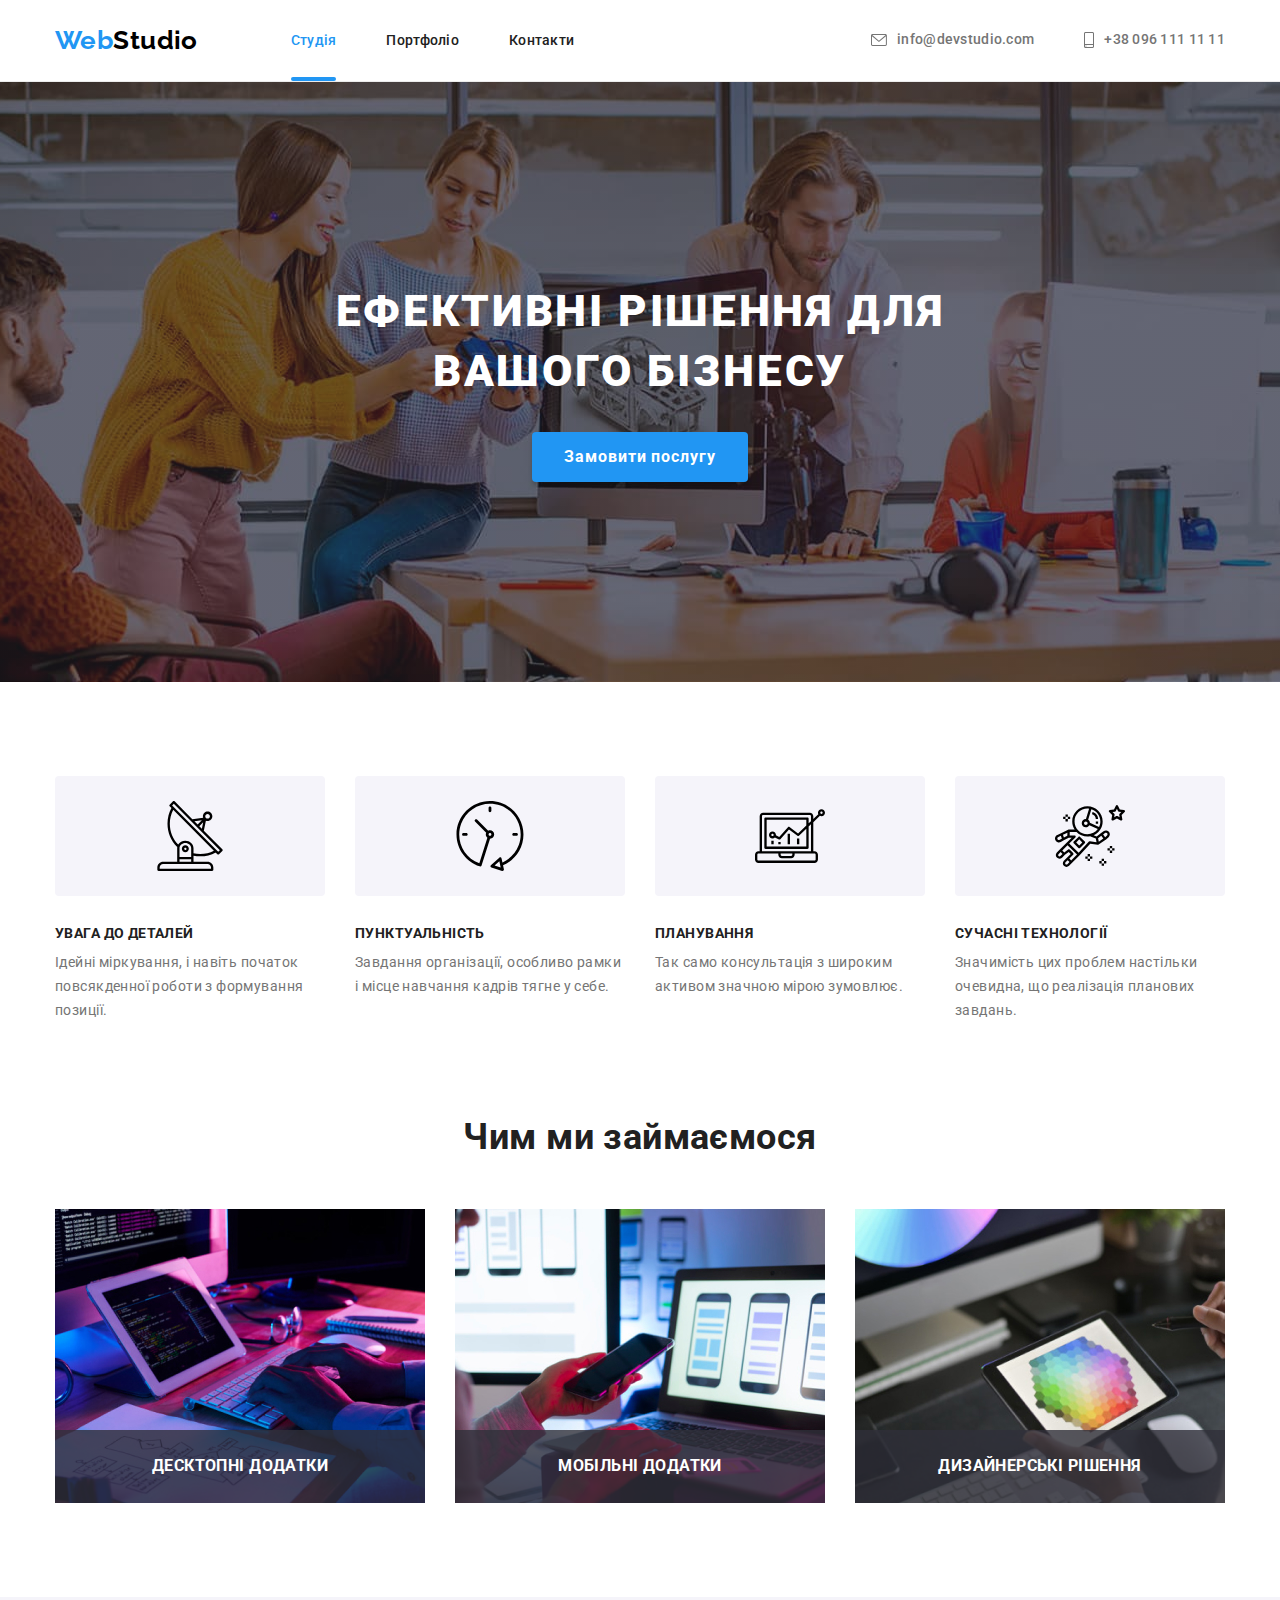
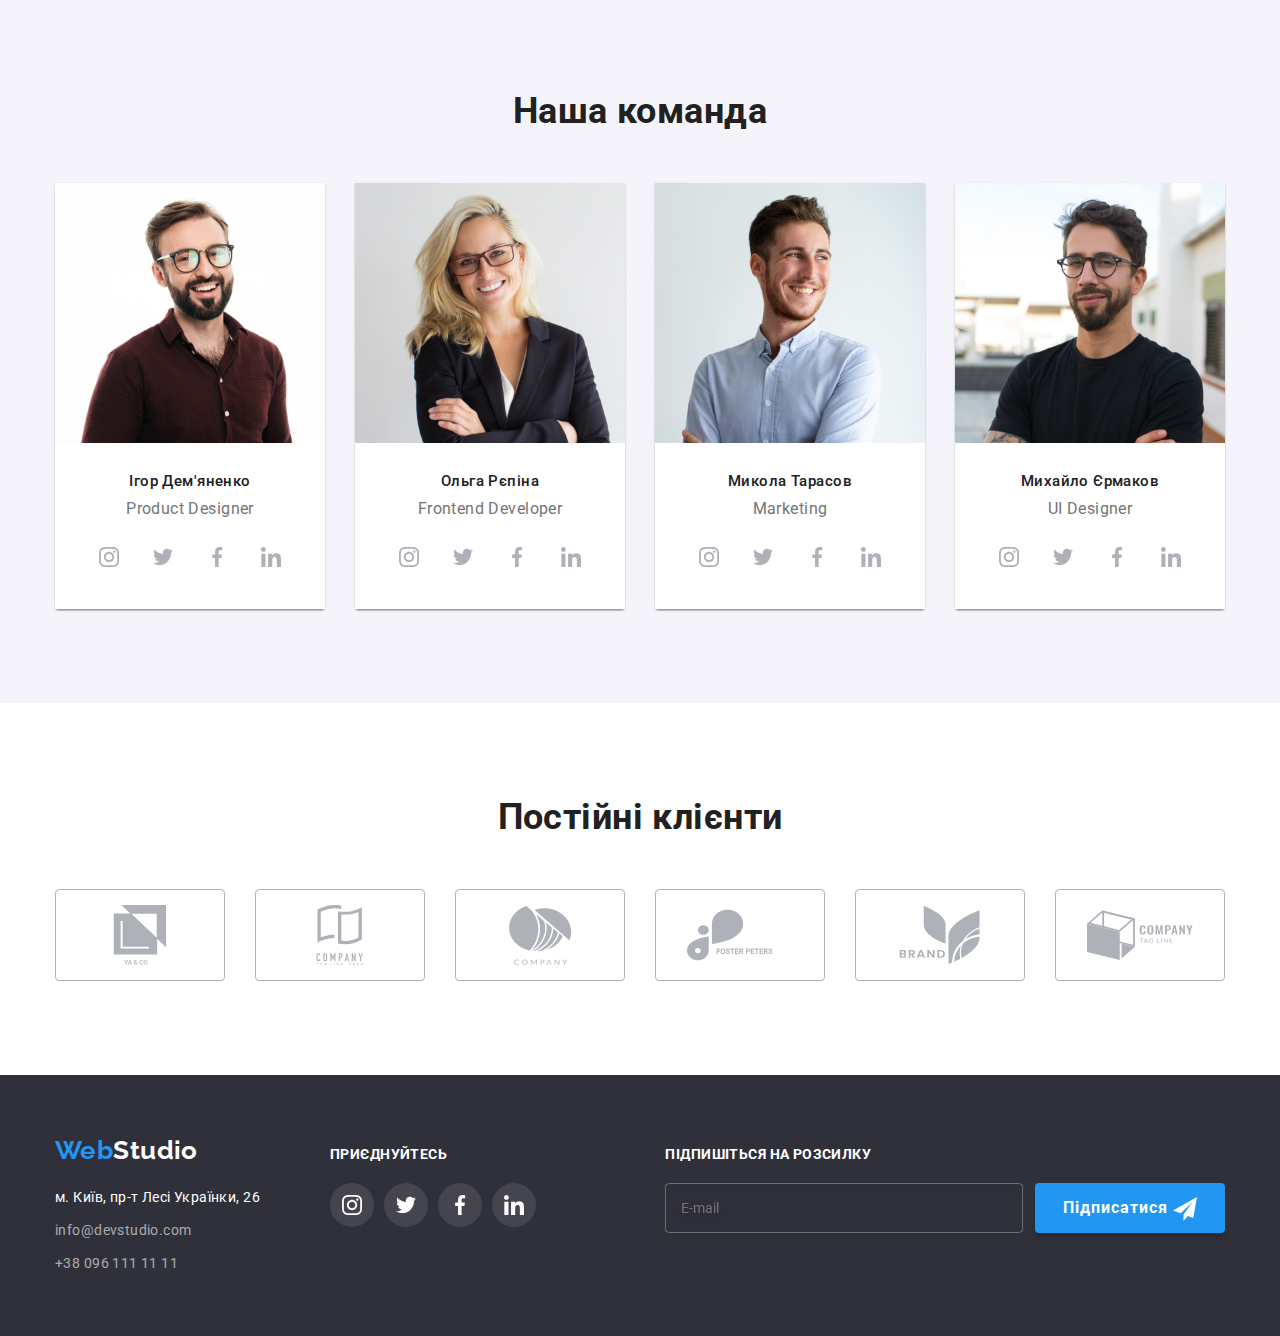
<file: index.html>
<!DOCTYPE html>
<html lang="uk">
  <head>
    <meta charset="UTF-8" />
    <meta http-equiv="X-UA-Compatible" content="IE=edge" />
    <meta name="viewport" content="width=device-width, initial-scale=1.0" />
    <title>WebStudio</title>
    <link rel="preconnect" href="https://fonts.googleapis.com" />
    <link rel="preconnect" href="https://fonts.gstatic.com" crossorigin />
    <link
      href="https://fonts.googleapis.com/css2?family=Raleway:wght@700&family=Roboto:wght@400;500;700;900&display=swap"
      rel="stylesheet"
    />
    <link
      rel="stylesheet"
      href="https://cdnjs.cloudflare.com/ajax/libs/modern-normalize/1.0.0/modern-normalize.min.css"
    />
    <link rel="stylesheet" href="./css/styles.css" />
  </head>

  <body>
    <header class="header">
      <div class="container">
        <div class="header__wraper">
          <a class="header__logo logo" href="./index.html"
            >Web<span class="logo__decor">Studio</span>
          </a>
          <nav class="header__navigation">
            <ul class="header__menu navigation-menu">
              <li class="navigation-menu__item">
                <a class="navigation-menu__link active" href="./index.html"
                  >Студія</a
                >
              </li>
              <li class="navigation-menu__item">
                <a class="navigation-menu__link" href="./portfolio.html"
                  >Портфоліо</a
                >
              </li>
              <li class="navigation-menu__item">
                <a class="navigation-menu__link" href="#">Контакти</a>
              </li>
            </ul>
          </nav>
          <ul class="header__contacts contacts">
            <li class="contacts__item">
              <a class="contacts__link" href="mailto:info@devstudio.com">
                <svg class="contacts__icon" width="16" height="12">
                  <use href="./images/icons.svg#icon-letter-hover-1"></use>
                </svg>
                info@devstudio.com
              </a>
            </li>
            <li class="contacts__item">
              <a class="contacts__link" href="tel:+380961111111">
                <svg class="contacts__icon" width="10" height="16">
                  <use href="./images/icons.svg#icon-smartphone-1"></use>
                </svg>
                +38 096 111 11 11
              </a>
            </li>
          </ul>
        </div>
      </div>
    </header>
    <main class="main">
      <section class="heroi section">
        <div class="heroi__wraper">
          <h1 class="heroi__title">Ефективні рішення для вашого бізнесу</h1>
          <button class="heroi__button btn" type="button" data-modal-open>
            Замовити послугу
          </button>
        </div>
      </section>
      <section class="advantages section">
        <div class="container">
          <h2 class="advantages__title hiden">Чому ми</h2>
          <ul class="advantages__list">
            <li class="advantages__item">
              <div class="advantages__top">
                <svg class="advantages__box" width="70" height="70">
                  <use
                    class="advantages__icon"
                    href="./images/icons.svg#icon-antenna-1"
                  ></use>
                </svg>
              </div>
              <h3 class="advantages__head">увага до деталей</h3>
              <p class="advantages__text">
                Ідейні міркування, і навіть початок повсякденної роботи з
                формування позиції.
              </p>
            </li>
            <li class="advantages__item">
              <div class="advantages__top">
                <svg class="advantages__box" width="70" height="70">
                  <use
                    class="advantages__icon"
                    href="./images/icons.svg#icon-clock-1"
                  ></use>
                </svg>
              </div>
              <h3 class="advantages__head">пунктуальність</h3>
              <p class="advantages__text">
                Завдання організації, особливо рамки і місце навчання кадрів
                тягне у себе.
              </p>
            </li>
            <li class="advantages__item">
              <div class="advantages__top">
                <svg class="advantages__box" width="70" height="70">
                  <use
                    class="advantages__icon"
                    href="./images/icons.svg#icon-diagram-1"
                  ></use>
                </svg>
              </div>
              <h3 class="advantages__head">планування</h3>
              <p class="advantages__text">
                Так само консультація з широким активом значною мірою зумовлює.
              </p>
            </li>
            <li class="advantages__item">
              <div class="advantages__top">
                <svg class="advantages__box" width="70" height="70">
                  <use
                    class="advantages__icon"
                    href="./images/icons.svg#icon-astronaut-1"
                  ></use>
                </svg>
              </div>
              <h3 class="advantages__head">сучасні технології</h3>
              <p class="advantages__text">
                Значимість цих проблем настільки очевидна, що реалізація
                планових завдань.
              </p>
            </li>
          </ul>
        </div>
      </section>
      <section class="specialization section">
        <div class="container">
          <h2 class="specialization__title title">Чим ми займаємося</h2>
          <ul class="specialization__list">
            <li class="specialization__item">
              <img
                class="specialization__img"
                src="./images/speacialization-1.jpg"
                alt="спеціалізация"
                width="370"
              />
              <h3 class="specialization__name">Десктопні додатки</h3>
            </li>
            <li class="specialization__item">
              <img
                class="specialization__img"
                src="./images/speacialization-2.jpg"
                alt="спеціалізация"
                width="370"
              />
              <h3 class="specialization__name">Мобільні додатки</h3>
            </li>
            <li class="specialization__item">
              <img
                class="specialization__img"
                src="./images/speacialization-3.jpg"
                alt="спеціалізация"
                width="370"
              />
              <h3 class="specialization__name">Дизайнерські рішення</h3>
            </li>
          </ul>
        </div>
      </section>
      <section class="team section">
        <div class="container">
          <h2 class="team__title title">Наша команда</h2>
          <ul class="team__list">
            <li class="team__item">
              <img
                class="team__img"
                src="./images/team-person-1.jpg"
                alt="член команди"
                width="270"
              />
              <div class="team__descr">
                <h3 class="team__name">Ігор Дем'яненко</h3>
                <p class="team__pisition" lang="en">Product Designer</p>
                <ul class="team__social team-social">
                  <li class="team-social__item">
                    <a
                      class="team-social__link social-links"
                      href="#"
                      target="_blank"
                      rel="noreferrer noopener"
                    >
                      <svg class="team-social__icon" width="20" height="20">
                        <use href="./images/icons.svg#icon-instagram-2-1"></use>
                      </svg>
                    </a>
                  </li>
                  <li class="team-social__item">
                    <a
                      class="team-social__link social-links"
                      href="#"
                      target="_blank"
                      rel="noreferrer noopener"
                    >
                      <svg class="team-social__icon" width="20" height="20">
                        <use href="./images/icons.svg#icon-twitter-1-1"></use>
                      </svg>
                    </a>
                  </li>
                  <li class="team-social__item">
                    <a
                      class="team-social__link social-links"
                      href="#"
                      target="_blank"
                      rel="noreferrer noopener"
                    >
                      <svg class="team-social__icon" width="20" height="20">
                        <use href="./images/icons.svg#icon-facebook-1-1"></use>
                      </svg>
                    </a>
                  </li>
                  <li class="team-social__item">
                    <a
                      class="team-social__link social-links"
                      href="#"
                      target="_blank"
                      rel="noreferrer noopener"
                    >
                      <svg class="team-social__icon" width="20" height="20">
                        <use href="./images/icons.svg#icon-linkedin-1-1"></use>
                      </svg>
                    </a>
                  </li>
                </ul>
              </div>
            </li>
            <li class="team__item">
              <img
                class="team__img"
                src="./images/team-person-2.jpg"
                alt="член команди"
                width="270"
              />
              <div class="team__descr">
                <h3 class="team__name">Ольга Рєпіна</h3>
                <p class="team__pisition" lang="en">Frontend Developer</p>
                <ul class="team__social team-social">
                  <li class="team-social__item">
                    <a
                      class="team-social__link social-links"
                      href="#"
                      target="_blank"
                      rel="noreferrer noopener"
                    >
                      <svg class="team-social__icon" width="20" height="20">
                        <use href="./images/icons.svg#icon-instagram-2-1"></use>
                      </svg>
                    </a>
                  </li>
                  <li class="team-social__item">
                    <a
                      class="team-social__link social-links"
                      href="#"
                      target="_blank"
                      rel="noreferrer noopener"
                    >
                      <svg class="team-social__icon" width="20" height="20">
                        <use href="./images/icons.svg#icon-twitter-1-1"></use>
                      </svg>
                    </a>
                  </li>
                  <li class="team-social__item">
                    <a
                      class="team-social__link social-links"
                      href="#"
                      target="_blank"
                      rel="noreferrer noopener"
                    >
                      <svg class="team-social__icon" width="20" height="20">
                        <use href="./images/icons.svg#icon-facebook-1-1"></use>
                      </svg>
                    </a>
                  </li>
                  <li class="team-social__item">
                    <a
                      class="team-social__link social-links"
                      href="#"
                      target="_blank"
                      rel="noreferrer noopener"
                    >
                      <svg class="team-social__icon" width="20" height="20">
                        <use href="./images/icons.svg#icon-linkedin-1-1"></use>
                      </svg>
                    </a>
                  </li>
                </ul>
              </div>
            </li>
            <li class="team__item">
              <img
                class="team__img"
                src="./images/team-person-3.jpg"
                alt="член команди"
                width="270"
              />
              <div class="team__descr">
                <h3 class="team__name">Микола Тарасов</h3>
                <p class="team__pisition" lang="en">Marketing</p>
                <ul class="team__social team-social">
                  <li class="team-social__item">
                    <a
                      class="team-social__link social-links"
                      href="#"
                      target="_blank"
                      rel="noreferrer noopener"
                    >
                      <svg class="team-social__icon" width="20" height="20">
                        <use href="./images/icons.svg#icon-instagram-2-1"></use>
                      </svg>
                    </a>
                  </li>
                  <li class="team-social__item">
                    <a
                      class="team-social__link social-links"
                      href="#"
                      target="_blank"
                      rel="noreferrer noopener"
                    >
                      <svg class="team-social__icon" width="20" height="20">
                        <use href="./images/icons.svg#icon-twitter-1-1"></use>
                      </svg>
                    </a>
                  </li>
                  <li class="team-social__item">
                    <a
                      class="team-social__link social-links"
                      href="#"
                      target="_blank"
                      rel="noreferrer noopener"
                    >
                      <svg class="team-social__icon" width="20" height="20">
                        <use href="./images/icons.svg#icon-facebook-1-1"></use>
                      </svg>
                    </a>
                  </li>
                  <li class="team-social__item">
                    <a
                      class="team-social__link social-links"
                      href="#"
                      target="_blank"
                      rel="noreferrer noopener"
                    >
                      <svg class="team-social__icon" width="20" height="20">
                        <use href="./images/icons.svg#icon-linkedin-1-1"></use>
                      </svg>
                    </a>
                  </li>
                </ul>
              </div>
            </li>
            <li class="team__item">
              <img
                class="team__img"
                src="./images/team-person-4.jpg"
                alt="член команди"
                width="270"
              />
              <div class="team__descr">
                <h3 class="team__name">Михайло Єрмаков</h3>
                <p class="team__pisition" lang="en">UI Designer</p>
                <ul class="team__social team-social">
                  <li class="team-social__item">
                    <a
                      class="team-social__link social-links"
                      href="#"
                      target="_blank"
                      rel="noreferrer noopener"
                      aria-label="інстаграм"
                    >
                      <svg class="team-social__icon" width="20" height="20">
                        <use href="./images/icons.svg#icon-instagram-2-1"></use>
                      </svg>
                    </a>
                  </li>
                  <li class="team-social__item">
                    <a
                      class="team-social__link social-links"
                      href="#"
                      target="_blank"
                      rel="noreferrer noopener"
                      aria-label="твітер"
                    >
                      <svg class="team-social__icon" width="20" height="20">
                        <use href="./images/icons.svg#icon-twitter-1-1"></use>
                      </svg>
                    </a>
                  </li>
                  <li class="team-social__item">
                    <a
                      class="team-social__link social-links"
                      href="#"
                      target="_blank"
                      rel="noreferrer noopener"
                      aria-label="фейсбук"
                    >
                      <svg class="team-social__icon" width="20" height="20">
                        <use href="./images/icons.svg#icon-facebook-1-1"></use>
                      </svg>
                    </a>
                  </li>
                  <li class="team-social__item">
                    <a
                      class="team-social__link social-links"
                      href="#"
                      target="_blank"
                      rel="noreferrer noopener"
                      aria-label="лінкедін"
                    >
                      <svg class="team-social__icon" width="20" height="20">
                        <use href="./images/icons.svg#icon-linkedin-1-1"></use>
                      </svg>
                    </a>
                  </li>
                </ul>
              </div>
            </li>
          </ul>
        </div>
      </section>
      <section class="clients section">
        <div class="container">
          <h2 class="clietnts__title title">Постійні клієнти</h2>
          <ul class="clients__list">
            <li class="clisents__item">
              <a
                class="clients__link"
                href=""
                target="_blank"
                rel="noreferrer noopener"
                aria-label="логотип клієнта компанії"
              >
                <svg class="clients__icon" width="106" height="60">
                  <use href="./images/icons.svg#icon-Union-1"></use>
                </svg>
              </a>
            </li>
            <li class="clisents__item">
              <a
                class="clients__link"
                href="#"
                target="_blank"
                rel="noreferrer noopener"
                aria-label="логотип клієнта компанії"
              >
                <svg class="clients__icon" width="106" height="60">
                  <use href="./images/icons.svg#icon-Union-2"></use>
                </svg>
              </a>
            </li>
            <li class="clisents__item">
              <a
                class="clients__link"
                href="#"
                target="_blank"
                rel="noreferrer noopener"
                aria-label="логотип клієнта компанії"
              >
                <svg class="clients__icon" width="106" height="60">
                  <use href="./images/icons.svg#icon-Union-3"></use>
                </svg>
              </a>
            </li>
            <li class="clisents__item">
              <a
                class="clients__link"
                href="#"
                target="_blank"
                rel="noreferrer noopener"
                aria-label="логотип клієнта компанії"
              >
                <svg class="clients__icon" width="106" height="60">
                  <use href="./images/icons.svg#icon-Union-4"></use>
                </svg>
              </a>
            </li>
            <li class="clisents__item">
              <a
                class="clients__link"
                href="#"
                target="_blank"
                rel="noreferrer noopener"
                aria-label="логотип клієнта компанії"
              >
                <svg class="clients__icon" width="106" height="60">
                  <use href="./images/icons.svg#icon-Union-5"></use>
                </svg>
              </a>
            </li>
            <li class="clisents__item">
              <a
                class="clients__link"
                href="#"
                target="_blank"
                rel="noreferrer noopener"
                aria-label="логотип клієнта компанії"
              >
                <svg class="clients__icon" width="106" height="60">
                  <use href="./images/icons.svg#icon-Union-6"></use>
                </svg>
              </a>
            </li>
          </ul>
        </div>
      </section>
    </main>
    <footer class="footer">
      <div class="container">
        <div class="footer__wrapper">
          <div class="footer__contacts">
            <a class="footer__logo logo" href="./index.html"
              >Web<span class="logo__decor">Studio</span>
            </a>
            <address class="footer__address address">
              <p class="address__street">м. Київ, пр-т Лесі Українки, 26</p>
              <ul class="address__list">
                <li class="address__item">
                  <a class="address__link" href="icon-letter-hover-1to:info@devstudio.com">
                    info@devstudio.com
                  </a>
                </li>
                <li class="address__item">
                  <a class="address__link" href="tel:+380961111111">
                    +38 096 111 11 11
                  </a>
                </li>
              </ul>
            </address>
          </div>
          <div class="footer__social">
            <p class="footer__title">приєднуйтесь</p>
            <ul class="footer__soc social-list">
              <li class="social-list__item">
                <a
                  class="social-list__link social-links"
                  href="#"
                  target="_blank"
                  rel="noreferrer noopener"
                  aria-label="інстаграм"
                >
                  <svg class="social-list__icon" width="20" height="20">
                    <use href="./images/icons.svg#icon-instagram-2-1"></use>
                  </svg>
                </a>
              </li>
              <li class="social-list__item">
                <a
                  class="social-list__link social-links"
                  href="#"
                  target="_blank"
                  rel="noreferrer noopener"
                  aria-label="твітер"
                >
                  <svg class="social-list__icon" width="20" height="20">
                    <use href="./images/icons.svg#icon-twitter-1-1"></use>
                  </svg>
                </a>
              </li>
              <li class="social-list__item">
                <a
                  class="social-list__link social-links"
                  href="#"
                  target="_blank"
                  rel="noreferrer noopener"
                  aria-label="фейсбук"
                >
                  <svg class="social-list__icon" width="20" height="20">
                    <use href="./images/icons.svg#icon-facebook-1-1"></use>
                  </svg>
                </a>
              </li>
              <li class="social-list__item">
                <a
                  class="social-list__link social-links"
                  href="#"
                  target="_blank"
                  rel="noreferrer noopener"
                  aria-label="лінкедін"
                >
                  <svg class="social-list__icon" width="20" height="20">
                    <use href="./images/icons.svg#icon-linkedin-1-1"></use>
                  </svg>
                </a>
              </li>
            </ul>
          </div>
          <div class="footer-form">
            <p class="footer__title">Підпишіться на розсилку</p>
            <form class="footer-form__form">
              <input
                class="footer-form__input"
                type="email"
                placeholder="E-mail"
                name="email"
                id="email"
              />
              <button class="footer-form__btn btn" type="submit">
                Підписатися
                <svg class="send-icon" width="24" height="24">
                  <use href="./images/icons.svg#icon-send"></use>
                </svg>
              </button>
            </form>
          </div>
        </div>
      </div>
    </footer>
    <div class="back-drop is-hidden" data-modal>
      <div class="modal">
        <h2 class="modal__title">Залиште свої дані, ми вам передзвонимо</h2>
        <button class="modal__btn" type="button" data-modal-close>
          <svg class="btn-icon" width="18" height="18">
            <use href="./images/icons.svg#icon-close"></use>
          </svg>
        </button>
        <form class="form">
          <div class="form__group form-group">
            <label class="form-group__label" for="name">Ім'я</label>
            <input
              class="form-group__input"
              type="text"
              name="name"
              id="name"
            />
            <svg class="form-group__icon" width="18" height="18">
              <use href="./images/icons.svg#icon-user"></use>
            </svg>
          </div>
          <div class="form__group form-group">
            <label class="form-group__label" for="phone">Телефон</label>
            <input
              class="form-group__input"
              type="tel"
              name="phone"
              id="phone"
            />
            <svg class="form-group__icon" width="18" height="18">
              <use href="./images/icons.svg#icon-phone"></use>
            </svg>
          </div>
          <div class="form__group form-group">
            <label class="form-group__label" for="mail">Пошта</label>
            <input
              class="form-group__input"
              type="email"
              name="mail"
              id="mail"
            />
            <svg class="form-group__icon" width="18" height="18">
              <use href="./images/icons.svg#icon-email"></use>
            </svg>
          </div>
          <div class="form__group form-group">
            <label class="form-group__label" for="coment">Коментар</label>
            <textarea
              class="form-group__input form-group__input--textarea"
              name="coment"
              id="coment"
              placeholder="Введіть текст"
            ></textarea>
          </div>
          <div class="form__offer offer">
            <input
              class="offer__checkbox"
              type="checkbox"
              id="offer"
              name="offer"
            />
            <label class="offer__label" for="offer">
              <svg class="offer__icon" width="11" height="8">
                <use href="./images/icons.svg#icon-done"></use>
              </svg>
              <span>Погоджуюся з розсилкою та приймаю</span>
            </label>
            <a class="offer__link" href="#" target="_blank">Умови договору</a>
          </div>
          <div class="form__bottom">
            <button class="form__btn btn" type="submit">Відправити</button>
          </div>
        </form>
      </div>
    </div>
    <script src="./js/modal.js"></script>
  </body>
</html>
</file>
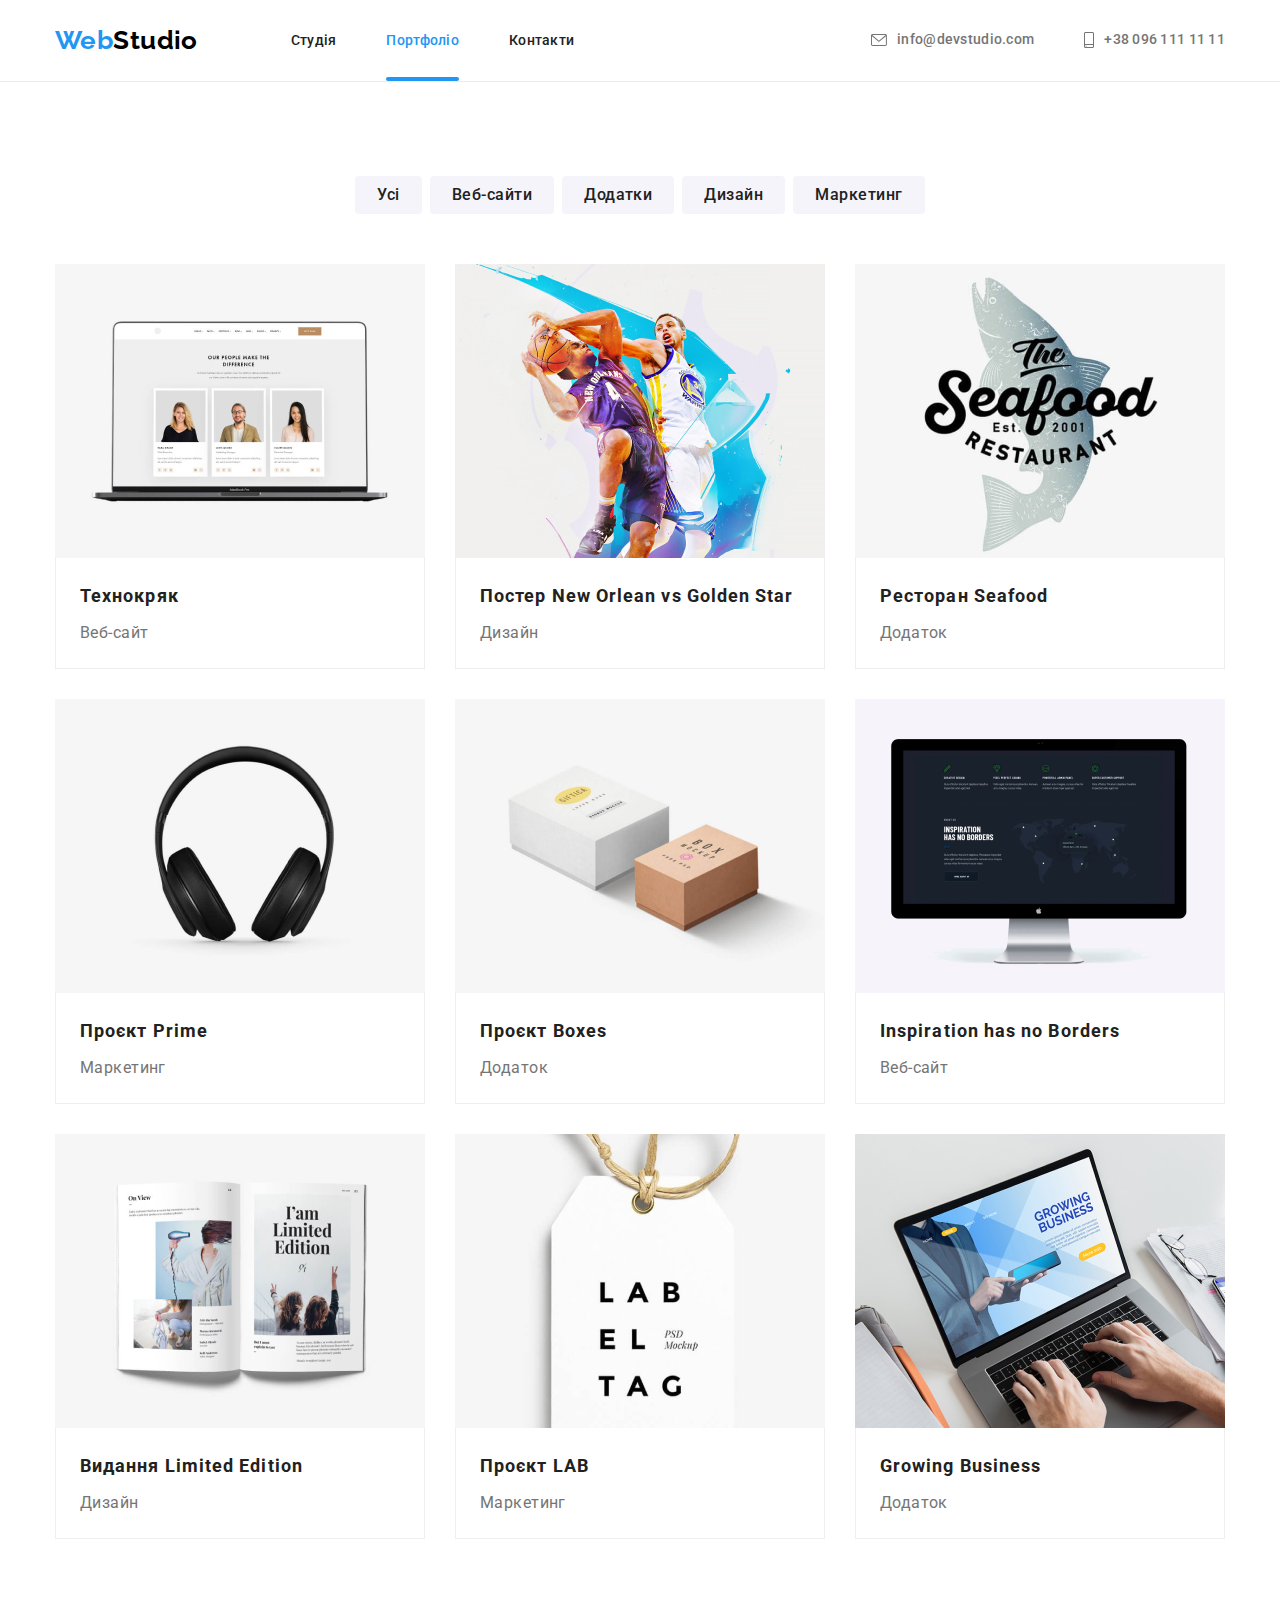
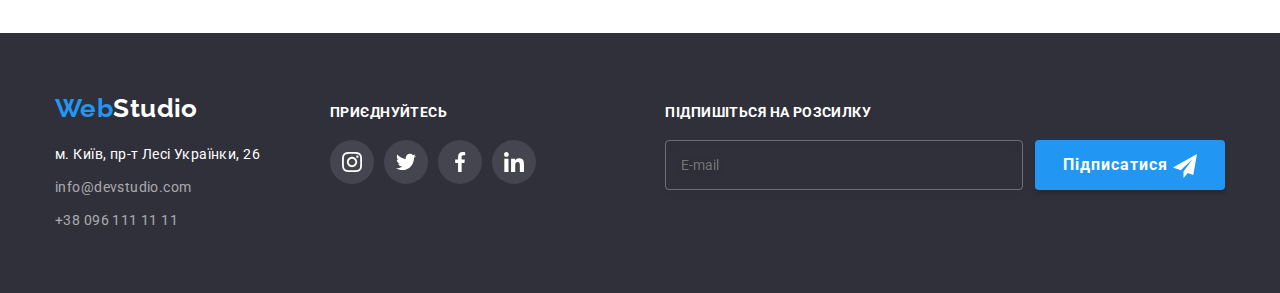
<file: portfolio.html>
<!DOCTYPE html>
<html lang="uk">
  <head>
    <meta charset="UTF-8" />
    <meta http-equiv="X-UA-Compatible" content="IE=edge" />
    <meta name="viewport" content="width=device-width, initial-scale=1.0" />
    <title>Portfolio</title>
    <link rel="preconnect" href="https://fonts.googleapis.com" />
    <link rel="preconnect" href="https://fonts.gstatic.com" crossorigin />
    <link
      href="https://fonts.googleapis.com/css2?family=Raleway:wght@700&family=Roboto:wght@400;500;700;900&display=swap"
      rel="stylesheet"
    />
    <link
      rel="stylesheet"
      href="https://cdnjs.cloudflare.com/ajax/libs/modern-normalize/1.0.0/modern-normalize.min.css"
    />
    <link rel="stylesheet" href="./css/styles.css" />
  </head>
  <body>
    <header class="header">
      <div class="container">
        <div class="header__wraper">
          <a class="header__logo logo" href="./index.html"
            >Web<span class="logo__decor">Studio</span>
          </a>
          <nav class="header__navigation">
            <ul class="header__menu navigation-menu">
              <li class="navigation-menu__item">
                <a class="navigation-menu__link" href="./index.html">Студія</a>
              </li>
              <li class="navigation-menu__item">
                <a class="navigation-menu__link active" href="./portfolio.html"
                  >Портфоліо</a
                >
              </li>
              <li class="navigation-menu__item">
                <a class="navigation-menu__link" href="#">Контакти</a>
              </li>
            </ul>
          </nav>
          <ul class="header__contacts contacts">
            <li class="contacts__item">
              <a class="contacts__link" href="mailto:info@devstudio.com">
                <svg class="contacts__icon" width="16" height="12">
                  <use href="./images/icons.svg#icon-letter-hover-1"></use>
                </svg>
                info@devstudio.com
              </a>
            </li>
            <li class="contacts__item">
              <a class="contacts__link" href="tel:+380961111111">
                <svg class="contacts__icon" width="10" height="16">
                  <use href="./images/icons.svg#icon-smartphone-1"></use>
                </svg>
                +38 096 111 11 11
              </a>
            </li>
          </ul>
        </div>
      </div>
    </header>
    <main class="main">
      <section class="portfolio section">
        <div class="container">
          <h1 class="portfolio__title hiden">Портфоліо</h1>
          <ul class="portfolio__list">
            <li class="portfolio__item">
              <button class="portfolio__btn" type="button">Усі</button>
            </li>
            <li class="portfolio__item">
              <button class="portfolio__btn" type="button">Веб-сайти</button>
            </li>
            <li class="portfolio__item">
              <button class="portfolio__btn" type="button">Додатки</button>
            </li>
            <li class="portfolio__item">
              <button class="portfolio__btn" type="button">Дизайн</button>
            </li>
            <li class="portfolio__item">
              <button class="portfolio__btn" type="button">Маркетинг</button>
            </li>
          </ul>
          <ul class="portfolio__cases cases">
            <li class="cases__item">
              <a class="cases__link" href="#">
                <div class="cases__wraper">
                  <img
                    class="cases__img"
                    src="./images/case-1.jpg"
                    alt="скриншот приклада з портфоліо"
                    width="370"
                  />
                  <div class="cases__overlay">
                    <p class="cases__descr">
                      Ресурс пропонує комплексні пропозиції з різним рівнем
                      функціоналу та сервісів. Все це дозволить відвідувачу
                      отримати вичерпні відомості про компанію чи приватну
                      особу.
                    </p>
                  </div>
                </div>
                <div class="cases__info">
                  <h2 class="cases__name">Технокряк</h2>
                  <p class="cases__product">Веб-сайт</p>
                </div>
              </a>
            </li>
            <li class="cases__item">
              <a class="cases__link" href="#">
                <div class="cases__wraper">
                  <img
                    class="cases__img"
                    src="./images/case-2.jpg"
                    alt="скриншот приклада з портфоліо"
                    width="370"
                  />
                  <div class="cases__overlay">
                    <p class="cases__descr">
                      Ресурс пропонує комплексні пропозиції з різним рівнем
                      функціоналу та сервісів. Все це дозволить відвідувачу
                      отримати вичерпні відомості про компанію чи приватну
                      особу.
                    </p>
                  </div>
                </div>
                <div class="cases__info">
                  <h2 class="cases__name">Постер New Orlean vs Golden Star</h2>
                  <p class="cases__product">Дизайн</p>
                </div>
              </a>
            </li>
            <li class="cases__item">
              <a class="cases__link" href="#">
                <div class="cases__wraper">
                  <img
                    class="cases__img"
                    src="./images/case-3.jpg"
                    alt="скриншот приклада з портфоліо"
                    width="370"
                  />
                  <div class="cases__overlay">
                    <p class="cases__descr">
                      Ресурс пропонує комплексні пропозиції з різним рівнем
                      функціоналу та сервісів. Все це дозволить відвідувачу
                      отримати вичерпні відомості про компанію чи приватну
                      особу.
                    </p>
                  </div>
                </div>
                <div class="cases__info">
                  <h2 class="cases__name">Ресторан Seafood</h2>
                  <p class="cases__product">Додаток</p>
                </div>
              </a>
            </li>
            <li class="cases__item">
              <a class="cases__link" href="#">
                <div class="cases__wraper">
                  <img
                    class="cases__img"
                    src="./images/case-4.jpg"
                    alt="скриншот приклада з портфоліо"
                    width="370"
                  />
                  <div class="cases__overlay">
                    <p class="cases__descr">
                      Ресурс пропонує комплексні пропозиції з різним рівнем
                      функціоналу та сервісів. Все це дозволить відвідувачу
                      отримати вичерпні відомості про компанію чи приватну
                      особу.
                    </p>
                  </div>
                </div>
                <div class="cases__info">
                  <h2 class="cases__name">Проєкт Prime</h2>
                  <p class="cases__product">Маркетинг</p>
                </div>
              </a>
            </li>
            <li class="cases__item">
              <a class="cases__link" href="#">
                <div class="cases__wraper">
                  <img
                    class="cases__img"
                    src="./images/case-5.jpg"
                    alt="скриншот приклада з портфоліо"
                    width="370"
                  />
                  <div class="cases__overlay">
                    <p class="cases__descr">
                      Ресурс пропонує комплексні пропозиції з різним рівнем
                      функціоналу та сервісів. Все це дозволить відвідувачу
                      отримати вичерпні відомості про компанію чи приватну
                      особу.
                    </p>
                  </div>
                </div>
                <div class="cases__info">
                  <h2 class="cases__name">Проєкт Boxes</h2>
                  <p class="cases__product">Додаток</p>
                </div>
              </a>
            </li>
            <li class="cases__item">
              <a class="cases__link" href="#">
                <div class="cases__wraper">
                  <img
                    class="cases__img"
                    src="./images/case-6.jpg"
                    alt="скриншот приклада з портфоліо"
                    width="370"
                  />
                  <div class="cases__overlay">
                    <p class="cases__descr">
                      Ресурс пропонує комплексні пропозиції з різним рівнем
                      функціоналу та сервісів. Все це дозволить відвідувачу
                      отримати вичерпні відомості про компанію чи приватну
                      особу.
                    </p>
                  </div>
                </div>
                <div class="cases__info">
                  <h2 class="cases__name">Inspiration has no Borders</h2>
                  <p class="cases__product">Веб-сайт</p>
                </div>
              </a>
            </li>
            <li class="cases__item">
              <a class="cases__link" href="#">
                <div class="cases__wraper">
                  <img
                    class="cases__img"
                    src="./images/case-7.jpg"
                    alt="скриншот приклада з портфоліо"
                    width="370"
                  />
                  <div class="cases__overlay">
                    <p class="cases__descr">
                      Ресурс пропонує комплексні пропозиції з різним рівнем
                      функціоналу та сервісів. Все це дозволить відвідувачу
                      отримати вичерпні відомості про компанію чи приватну
                      особу.
                    </p>
                  </div>
                </div>
                <div class="cases__info">
                  <h2 class="cases__name">Видання Limited Edition</h2>
                  <p class="cases__product">Дизайн</p>
                </div>
              </a>
            </li>
            <li class="cases__item">
              <a class="cases__link" href="#">
                <div class="cases__wraper">
                  <img
                    class="cases__img"
                    src="./images/case-8.jpg"
                    alt="скриншот приклада з портфоліо"
                    width="370"
                  />
                  <div class="cases__overlay">
                    <p class="cases__descr">
                      Ресурс пропонує комплексні пропозиції з різним рівнем
                      функціоналу та сервісів. Все це дозволить відвідувачу
                      отримати вичерпні відомості про компанію чи приватну
                      особу.
                    </p>
                  </div>
                </div>
                <div class="cases__info">
                  <h2 class="cases__name">Проєкт LAB</h2>
                  <p class="cases__product">Маркетинг</p>
                </div>
              </a>
            </li>
            <li class="cases__item">
              <a class="cases__link" href="#">
                <div class="cases__wraper">
                  <img
                    class="cases__img"
                    src="./images/case-9.jpg"
                    alt="скриншот приклада з портфоліо"
                    width="370"
                  />
                  <div class="cases__overlay">
                    <p class="cases__descr">
                      Ресурс пропонує комплексні пропозиції з різним рівнем
                      функціоналу та сервісів. Все це дозволить відвідувачу
                      отримати вичерпні відомості про компанію чи приватну
                      особу.
                    </p>
                  </div>
                </div>
                <div class="cases__info">
                  <h2 class="cases__name">Growing Business</h2>
                  <p class="cases__product">Додаток</p>
                </div>
              </a>
            </li>
          </ul>
        </div>
      </section>
    </main>
    <footer class="footer">
      <div class="container">
        <div class="footer__wrapper">
          <div class="footer__contacts">
            <a class="footer__logo logo" href="./index.html"
              >Web<span class="logo__decor">Studio</span>
            </a>
            <address class="footer__address address">
              <p class="address__street">м. Київ, пр-т Лесі Українки, 26</p>
              <ul class="address__list">
                <li class="address__item">
                  <a class="address__link" href="mailto:info@devstudio.com">
                    info@devstudio.com
                  </a>
                </li>
                <li class="address__item">
                  <a class="address__link" href="tel:+380961111111">
                    +38 096 111 11 11
                  </a>
                </li>
              </ul>
            </address>
          </div>
          <div class="footer__social">
            <p class="footer__title">приєднуйтесь</p>
            <ul class="footer__soc social-list">
              <li class="social-list__item">
                <a
                  class="social-list__link social-links"
                  href="#"
                  target="_blank"
                  rel="noreferrer noopener"
                  aria-label="інстаграм"
                >
                  <svg class="social-list__icon" width="20" height="20">
                    <use href="./images/icons.svg#icon-instagram-2-1"></use>
                  </svg>
                </a>
              </li>
              <li class="social-list__item">
                <a
                  class="social-list__link social-links"
                  href="#"
                  target="_blank"
                  rel="noreferrer noopener"
                  aria-label="твітер"
                >
                  <svg class="social-list__icon" width="20" height="20">
                    <use href="./images/icons.svg#icon-twitter-1-1"></use>
                  </svg>
                </a>
              </li>
              <li class="social-list__item">
                <a
                  class="social-list__link social-links"
                  href="#"
                  target="_blank"
                  rel="noreferrer noopener"
                  aria-label="фейсбук"
                >
                  <svg class="social-list__icon" width="20" height="20">
                    <use href="./images/icons.svg#icon-facebook-1-1"></use>
                  </svg>
                </a>
              </li>
              <li class="social-list__item">
                <a
                  class="social-list__link social-links"
                  href="#"
                  target="_blank"
                  rel="noreferrer noopener"
                  aria-label="лінкедін"
                >
                  <svg class="social-list__icon" width="20" height="20">
                    <use href="./images/icons.svg#icon-linkedin-1-1"></use>
                  </svg>
                </a>
              </li>
            </ul>
          </div>
          <div class="footer-form">
            <p class="footer__title">Підпишіться на розсилку</p>
            <form class="footer-form__form">
              <input
                class="footer-form__input"
                type="email"
                placeholder="E-mail"
                name="email"
                id="email"
              />
              <button class="footer-form__btn btn" type="submit">
                Підписатися
                <svg class="send-icon" width="24" height="24">
                  <use href="./images/icons.svg#icon-send"></use>
                </svg>
              </button>
            </form>
          </div>
        </div>
      </div>
    </footer>
  </body>
</html>
</file>
<file: css/styles.css>
:root {
    --title-color: #212121;
    --accent-color: #2196f3;
    --main-color: #757575;
    --white: #fff;
    --bg-color: #2f303a;
    --black: #000;
    --silver-color: #f5f4fa;
    --gray-color: #afb1b8;
    --transition-timing: cubic-bezier(0.4, 0, 0.2, 1);
  }
  
  ul,
  ol {
    list-style: none;
    margin: 0;
    padding: 0;
  }
  
  h1,
  h2,
  h3,
  p {
    margin: 0;
    padding: 0;
  }
  
  a {
    text-decoration: none;
    color: currentColor;
  }
  
  button {
    border: none;
    background-color: transparent;
  }
  
  img {
    display: block;
    max-width: 100%;
    height: auto;
  }
  
  .title {
    font-size: 36px;
    line-height: 1.16;
    color: var(--title-color);
    text-align: center;
    margin-bottom: 50px;
  }
  
  .section {
    padding: 94px 0;
  }
  
  body {
    font-family: "Roboto", sans-serif;
    color: var(--main-color);
    letter-spacing: 0.03em;
    font-size: 14px;
  }
  
  .header {
    border-bottom: 1px solid #ececec;
  }
  
  .container {
    max-width: 1200px;
    margin: 0 auto;
    padding: 0 15px;
  }
  
  .header__logo {
    margin-right: 93px;
  }
  
  .header__wraper {
    display: flex;
    align-items: center;
  }
  
  .logo {
    font-family: "Raleway", sans-serif;
    font-weight: 700;
    font-size: 26px;
    line-height: 1.19;
    color: var(--accent-color);
    text-decoration: none;
  }
  
  .logo__decor {
    color: var(--black);
  }
  
  .header__menu,
  .header__contacts {
    display: flex;
  }
  
  .navigation-menu__item:not(:last-child) {
    margin-right: 50px;
  }
  
  .header__contacts {
    margin-left: auto;
  }
  
  .contacts__item:not(:last-child) {
    margin-right: 50px;
  }
  
  .navigation-menu__item {
    padding: 32px 0;
    position: relative;
  }
  
  .navigation-menu__link,
  .contacts__link {
    font-weight: 500;
    line-height: 1.14;
    letter-spacing: 0.02em;
    text-decoration: none;
    color: var(--title-color);
    transition: color 250ms var(--transition-timing);
  }
  
  .contacts__link {
    color: var(--main-color);
    display: flex;
    align-items: center;
  }
  
  .contacts__icon {
    fill: currentColor;
    margin-right: 10px;
  }
  
  .navigation-menu__link:hover,
  .navigation-menu__link:focus,
  .contacts__link:hover,
  .contacts__link:focus {
    color: var(--accent-color);
  }
  
  .active {
    color: var(--accent-color);
  }
  
  .active::after {
    content: "";
    position: absolute;
    left: 0;
    bottom: 0;
    width: 100%;
    display: block;
    height: 4px;
    background-color: var(--accent-color);
    border-radius: 2px;
  }
  
  /* heroi */
  .heroi {
    max-width: 1600px;
    margin: 0 auto;
    padding: 200px 0;
    background-color: var(--bg-color);
    background-image: linear-gradient(
        rgba(47, 48, 58, 0.4),
        rgba(47, 48, 58, 0.4)
      ),
      url("../images/heroi.jpg");
    background-repeat: no-repeat;
    background-position: center;
  }
  
  .heroi__wraper {
    text-align: center;
  }
  
  .heroi__title {
    max-width: 696px;
    margin: 0 auto;
    font-weight: 900;
    font-size: 44px;
    line-height: 1.36;
    text-transform: uppercase;
    letter-spacing: 0.06em;
    color: var(--white);
    margin-bottom: 30px;
  }
  
  .btn {
    font-family: inherit;
    font-size: 16px;
    letter-spacing: 0.06em;
    line-height: 1.87;
    font-weight: 700;
    color: var(--white);
    background-color: var(--accent-color);
    cursor: pointer;
    padding: 10px 32px;
    box-shadow: 0px 4px 4px rgba(0, 0, 0, 0.15);
    border-radius: 4px;
  }
  
  /* advantages */
  .hiden {
    position: absolute;
    white-space: nowrap;
    width: 1px;
    height: 1px;
    overflow: hidden;
    border: 0;
    padding: 0;
    clip: rect(0 0 0 0);
    clip-path: inset(50%);
    margin: -1px;
  }
  
  .advantages__list {
    display: flex;
  }
  
  .advantages__item {
    max-width: 270px;
  }
  
  .advantages__top {
    height: 120px;
    display: flex;
    justify-content: center;
    align-items: center;
    background-color: var(--silver-color);
    border-radius: 4px;
    margin-bottom: 30px;
  }
  
  .advantages__item:not(:last-child) {
    margin-right: 30px;
  }
  
  .advantages__head {
    font-size: 14px;
    font-weight: 700;
    line-height: 1.14;
    text-transform: uppercase;
    color: var(--title-color);
    margin-bottom: 10px;
  }
  
  .advantages__text {
    line-height: 1.71;
  }
  
  /* specialization */
  .specialization {
    padding-top: 0;
  }
  
  .specialization__list {
    display: flex;
  }
  
  .specialization__item:not(:last-child) {
    margin-right: 30px;
  }
  
  .specialization__item {
    position: relative;
  }
  
  .specialization__name {
    position: absolute;
    left: 0;
    bottom: 0;
    width: 100%;
    padding: 27px 0;
    line-height: 1.14;
    text-transform: uppercase;
    text-align: center;
    color: var(--white);
    background-color: rgba(47, 48, 58, 0.8);
  }
  
  /* team */
  .team {
    background-color: var(--silver-color);
  }
  
  .team__title {
    font-size: 36px;
    line-height: 1.16;
    color: var(--title-color);
  }
  
  .team__list {
    display: flex;
  }
  
  .team__item:not(:last-child) {
    margin-right: 30px;
  }
  
  .team__item {
    text-align: center;
    box-shadow: 0px 1px 3px rgba(0, 0, 0, 0.12), 0px 1px 1px rgba(0, 0, 0, 0.14),
      0px 2px 1px rgba(0, 0, 0, 0.2);
    border-radius: 0px 0px 4px 4px;
    max-width: 270px;
  }
  
  .team__descr {
    padding: 30px 0;
    background-color: var(--white);
  }
  
  .team__name {
    font-size: 15px;
    font-weight: 500;
    line-height: 1.18;
    color: var(--title-color);
    margin-bottom: 10px;
  }
  
  .team__pisition {
    font-size: 16px;
    line-height: 1.18;
    margin-bottom: 16px;
  }
  
  .team__social {
    display: flex;
    justify-content: center;
  }
  
  .team-social__item:not(:last-child) {
    margin-right: 10px;
  }
  
  .social-links {
    display: flex;
    justify-content: center;
    align-items: center;
    width: 44px;
    height: 44px;
    color: var(--gray-color);
    transition: background-color 250ms var(--transition-timing),
      color 250ms var(--transition-timing);
    border-radius: 50%;
  }
  
  .team-social__icon {
    fill: currentColor;
  }
  
  .team-social__link:hover,
  .team-social__link:focus {
    background-color: var(--accent-color);
    color: var(--white);
  }
  
  /* clients */
  .clients__list {
    display: flex;
    justify-content: center;
  }
  
  .clisents__item:not(:last-child) {
    margin-right: 30px;
  }
  
  .clients__link {
    display: flex;
    align-items: center;
    justify-content: center;
    width: 170px;
    height: 92px;
    border: 1px solid var(--gray-color);
    border-radius: 4px;
    color: var(--gray-color);
    transition: border-color 250ms var(--transition-timing),
      color 250ms var(--transition-timing);
  }
  
  .clients__icon {
    fill: currentColor;
  }
  
  .clients__link:hover,
  .clients__link:focus {
    border-color: var(--accent-color);
    color: var(--accent-color);
  }
  
  /* footer */
  .footer {
    padding: 60px 0;
    background-color: var(--bg-color);
  }
  
  .footer__logo {
    display: inline-block;
    margin-bottom: 20px;
  }
  
  .footer .logo__decor {
    color: var(--white);
  }
  
  .footer__address {
    font-style: normal;
  }
  
  .address__street {
    line-height: 1.71;
    color: var(--white);
    margin-bottom: 9px;
  }
  
  .address__link {
    text-decoration: none;
    color: rgba(255, 255, 255, 0.6);
    line-height: 1.71;
  }
  
  .address__item:not(:last-child) {
    margin-bottom: 9px;
  }
  
  .footer__wrapper {
    display: flex;
    align-items: baseline;
  }
  
  .footer__contacts {
    margin-right: 70px;
  }
  
  .footer__title {
    font-weight: 700;
    line-height: 1.14;
    text-transform: uppercase;
    color: var(--white);
    margin-bottom: 20px;
  }
  
  .footer__soc {
    display: flex;
  }
  
  .social-list__item:not(:last-child) {
    margin-right: 10px;
  }
  
  .social-list__link {
    background-color: rgba(255, 255, 255, 0.1);
    color: var(--white);
  }
  
  .social-list__icon {
    fill: currentColor;
  }
  
  .social-list__link:hover,
  .social-list__link:focus {
    background-color: var(--accent-color);
  }
  
  .footer-form {
    margin-left: auto;
  }
  
  .footer-form__input {
    padding: 15px;
    width: 358px;
    border: 1px solid rgba(255, 255, 255, 0.3);
    filter: drop-shadow(0px 4px 4px rgba(0, 0, 0, 0.15));
    border-radius: 4px;
    background-color: transparent;
    margin-right: 12px;
    color: var(--white);
    transition: border-color 250ms var(--transition-timing);
  }
  
  .footer-form__input:hover,
  .footer-form__input:focus {
    border-color: var(--accent-color);
  }
  
  .footer-form__form {
    display: flex;
  }
  
  .footer-form__btn {
    padding: 10px 28px;
  }
  
  .send-icon {
    display: inline-block;
    vertical-align: middle;
  }
  
  /* portfolio */
  .portfolio__btn {
    font-family: inherit;
    font-size: 16px;
    cursor: pointer;
    background-color: var(--silver-color);
    color: var(--title-color);
    font-weight: 500;
    line-height: 1.62;
    border-radius: 4px;
    letter-spacing: 0.03em;
    padding: 6px 22px;
    transition: box-shadow 250ms var(--transition-timing),
      color 250ms var(--transition-timing),
      background-color 250ms var(--transition-timing);
  }
  
  .portfolio__btn:hover,
  .portfolio__btn:focus {
    color: var(--white);
    background-color: var(--accent-color);
    box-shadow: 0px 3px 1px rgba(0, 0, 0, 0.1), 0px 1px 2px rgba(0, 0, 0, 0.08),
      0px 2px 2px rgba(0, 0, 0, 0.12);
  }
  
  .portfolio__list {
    display: flex;
    justify-content: center;
    margin-bottom: 50px;
  }
  
  .portfolio__item:not(:last-child) {
    margin-right: 8px;
  }
  
  .portfolio__cases {
    display: flex;
    flex-wrap: wrap;
    margin: -15px;
  }
  
  .cases__item {
    width: calc((100% - 6 * 15px) / 3);
    margin: 15px;
  }
  
  .cases__wraper {
    position: relative;
    overflow: hidden;
  }
  
  .cases__overlay {
    position: absolute;
    top: 0;
    left: 0;
    width: 100%;
    height: 100%;
    padding: 63px 24px;
    background-color: var(--accent-color);
    transform: translateY(101%);
    transition: transform 250ms var(--transition-timing);
  }
  
  .cases__descr {
    font-size: 18px;
    line-height: 1.55;
    color: var(--white);
  }
  
  .cases__link {
    transition: box-shadow 250ms var(--transition-timing);
    display: block;
  }
  
  .cases__link:hover .cases__overlay,
  .cases__link:focus .cases__overlay {
    transform: translateY(0);
  }
  
  .cases__link:hover,
  .cases__link:focus {
    box-shadow: 0px 1px 1px rgba(0, 0, 0, 0.12), 0px 4px 4px rgba(0, 0, 0, 0.06),
      1px 4px 6px rgba(0, 0, 0, 0.16);
  }
  
  .cases__info {
    padding: 20px 24px;
    border: 1px solid #eeeeee;
    border-top: none;
  }
  
  .cases__name {
    letter-spacing: 0.06em;
    font-size: 18px;
    line-height: 2;
    margin-bottom: 4px;
    color: var(--title-color);
  }
  
  .cases__product {
    font-size: 16px;
    line-height: 1.87;
  }
  
  /* modal */
  
  .back-drop {
    position: fixed;
    top: 0;
    left: 0;
    width: 100%;
    height: 100vh;
    background-color: rgba(0, 0, 0, 0.2);
    opacity: 1;
    visibility: visible;
    transition: opacity 250ms var(--transition-timing),
      visibility 250ms var(--transition-timing);
  }
  
  .modal {
    position: absolute;
    padding: 40px;
    top: 50%;
    left: 50%;
    transform: translate(-50%, -50%) scale(1);
    min-width: 528px;
    min-height: 581px;
    background-color: var(--white);
    box-shadow: 0px 1px 3px rgba(0, 0, 0, 0.12), 0px 1px 1px rgba(0, 0, 0, 0.14),
      0px 2px 1px rgba(0, 0, 0, 0.2);
    border-radius: 4px;
    transition: transform 250ms var(--transition-timing);
  }
  
  .modal__btn {
    position: absolute;
    top: 8px;
    right: 8px;
    width: 30px;
    height: 30px;
    display: flex;
    justify-content: center;
    align-items: center;
    border-radius: 50%;
    border: 1px solid rgba(0, 0, 0, 0.1);
    cursor: pointer;
  }
  
  .btn-icon {
    transition: fill 250ms var(--transition-timing);
  }
  
  .modal__btn:hover > .btn-icon {
    fill: var(--accent-color);
  }
  .modal__btn:focus > .btn-icon {
    fill: var(--accent-color);
  }
  
  .back-drop.is-hidden {
    pointer-events: none;
    opacity: 0;
    visibility: hidden;
  }
  
  .back-drop.is-hidden .modal {
    transform: translate(-50%, -50%) scale(0.6);
  }
  
  .modal__title {
    font-size: 20px;
    line-height: 1.095;
    color: var(--title-color);
    letter-spacing: 0.03em;
    text-align: center;
    margin-bottom: 12px;
  }
  
  .form-group {
    display: flex;
    flex-direction: column;
    position: relative;
  }
  
  .form-group:not(:last-child) {
    margin-bottom: 10px;
  }
  
  .form-group__label {
    margin-bottom: 4px;
    font-size: 12px;
    line-height: 1.16;
    letter-spacing: 0.01em;
  }
  
  .form-group__input {
    width: 100%;
    padding: 11px 42px;
    border: 1px solid rgba(33, 33, 33, 0.2);
    border-radius: 4px;
    transition: border-color 250ms var(--transition-timing);
    outline: transparent
  }
  
  .form-group__input:hover,
  .form-group__input:focus {
    border-color: var(--accent-color);
  }
  
  .form-group__input:hover ~ .form-group__icon,
  .form-group__input:focus ~ .form-group__icon {
    fill: var(--accent-color);
  }
  
  .form-group__icon {
    position: absolute;
    top: 50%;
    left: 12px;
    transition: fill 250ms var(--transition-timing);
  }
  
  .form-group__input--textarea {
    resize: none;
    min-height: 120px;
    padding: 12px 16px;
    margin-bottom: 20px;
  }
  
  .form-group__input--textarea::placeholder {
    color: rgba(117, 117, 117, 0.5);
    font-size: 12px;
    line-height: 1.16;
    letter-spacing: 0.01em;
  }
  
  .form__offer {
    display: flex;
    align-items: center;
    margin-bottom: 30px;
  }
  .form__offer.offer{
    display: flex;
    justify-content: center;
  }
  
  .offer__checkbox {
    position: absolute;
    width: 1px;
    height: 1px;
    margin: -1px;
    border: none;
    padding: 0;
    clip: rect(0 0 0 0);
    overflow: hidden;
  }
  
  .offer__label {
    display: flex;
    align-items: center;
  }
  
  .offer__icon {
    width: 16px;
    height: 16px;
    margin-right: 7px;
    border-radius: 2px;
    border: 2px solid var(--black);
    transition: border 250ms var(--transition-timing),
      background-color 250ms var(--transition-timing);
  }
  
  .offer__checkbox:checked + .offer__label > .offer__icon {
    border: none;
    background-color: var(--accent-color);
  }
  
  .offer__link {
    display: flex;
    margin-left: 6px;
    color: var(--accent-color);
    line-height: 1.71;
    text-decoration: underline;
    align-items:center;
  }
  
  .form__bottom {
    text-align: center;
  }
  
  .form__btn {
    padding: 10px 52px;
    box-shadow: 0px 1px 3px rgba(0, 0, 0, 0.12), 0px 1px 1px rgba(0, 0, 0, 0.14),
      0px 2px 1px rgba(0, 0, 0, 0.2);
  }
  .form__btn:hover{
    background: #188CE8;
  }
  .form__btn:focus{
    background: #188CE8;
  }
</file>
